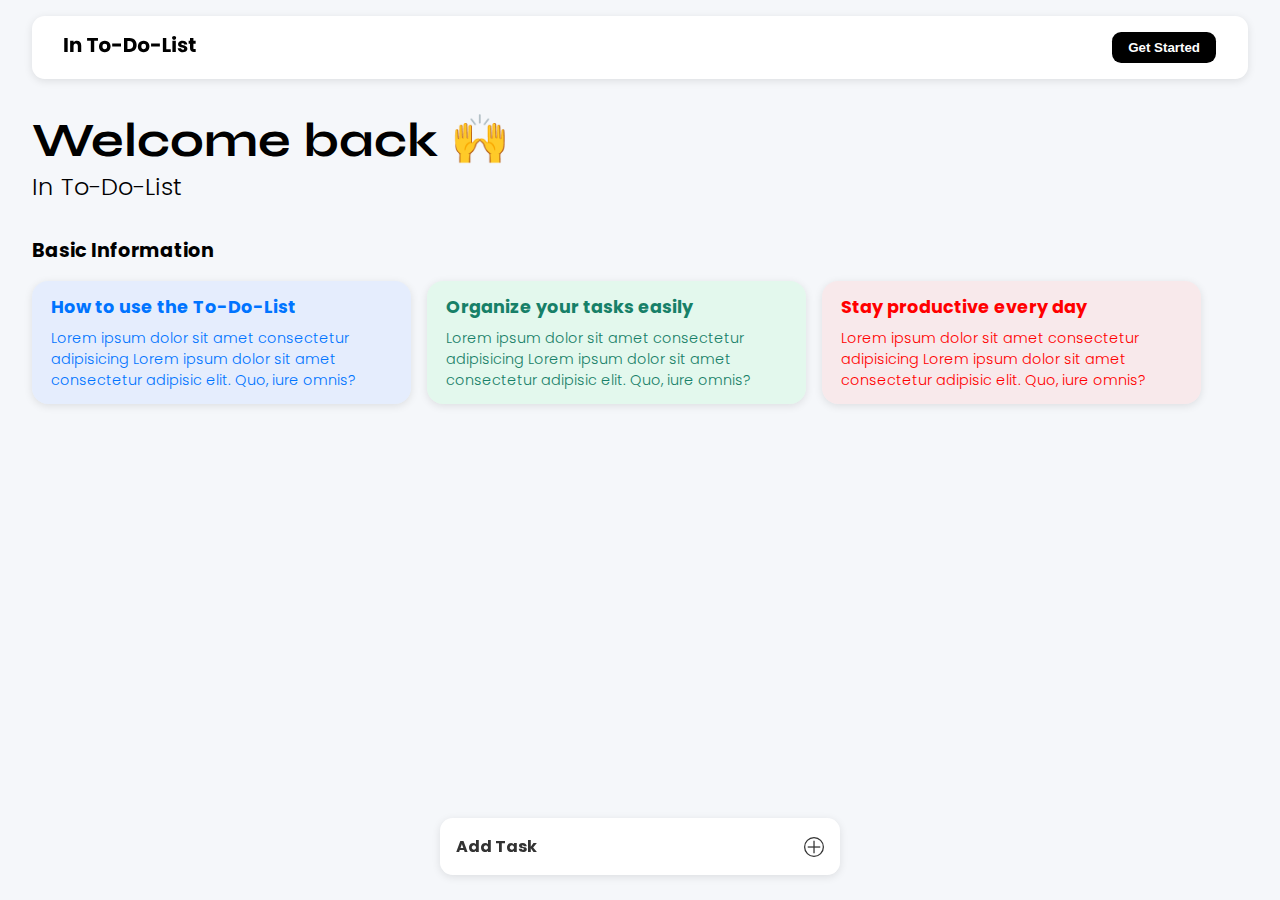
<file: frontend/coding/index.html>
<!DOCTYPE html>
<html lang="en">
<head>
    <meta charset="UTF-8">
    <meta name="viewport" content="width=device-width, initial-scale=1.0">
    <title>To-Do List</title>
    <link rel="stylesheet" href="style.css">
</head>
<body>
    <header>
        <nav class="navbar">
            <div class="logo">
                <img src="../resources/icons/In To-Do-List.svg" alt="To-Do List Logo">
            </div>
            <button class="primary-btn">Get Started</button>
        </nav>
    </header>

    <section class="hero-section">
        <div class="top-hero">
            <h1>Welcome back 🙌</h1>
            <p>In To-Do-List</p>
        </div>
        <div class="bottom-hero">
            <h2>Basic Information</h2>
            <div class="hero-cards">
                <div class="hero-card info-1">
                    <h3>How to use the To-Do-List</h3>
                    <p>Lorem ipsum dolor sit amet consectetur adipisicing Lorem ipsum dolor sit amet consectetur adipisic elit. Quo, iure omnis?</p>
                </div>
                <div class="hero-card info-2">
                    <h3>Organize your tasks easily</h3>
                    <p>Lorem ipsum dolor sit amet consectetur adipisicing Lorem ipsum dolor sit amet consectetur adipisic  elit. Quo, iure omnis?</p>
                </div>
                <div class="hero-card info-3">
                    <h3>Stay productive every day</h3>
                    <p>Lorem ipsum dolor sit amet consectetur adipisicing Lorem ipsum dolor sit amet consectetur adipisic elit. Quo, iure omnis?</p>
                </div>
            </div>
        </div>
    </section>

    <a href="#" class="add-task">
        <h4>Add Task</h4>
        <img src="../resources/icons/add icon.svg" alt="Add Icon">
    </a>

    <div class="create-task-wrapper"></div>

    <div class="task-cards"></div>

    <script src="script.js"></script>
</body>
</html>
</file>
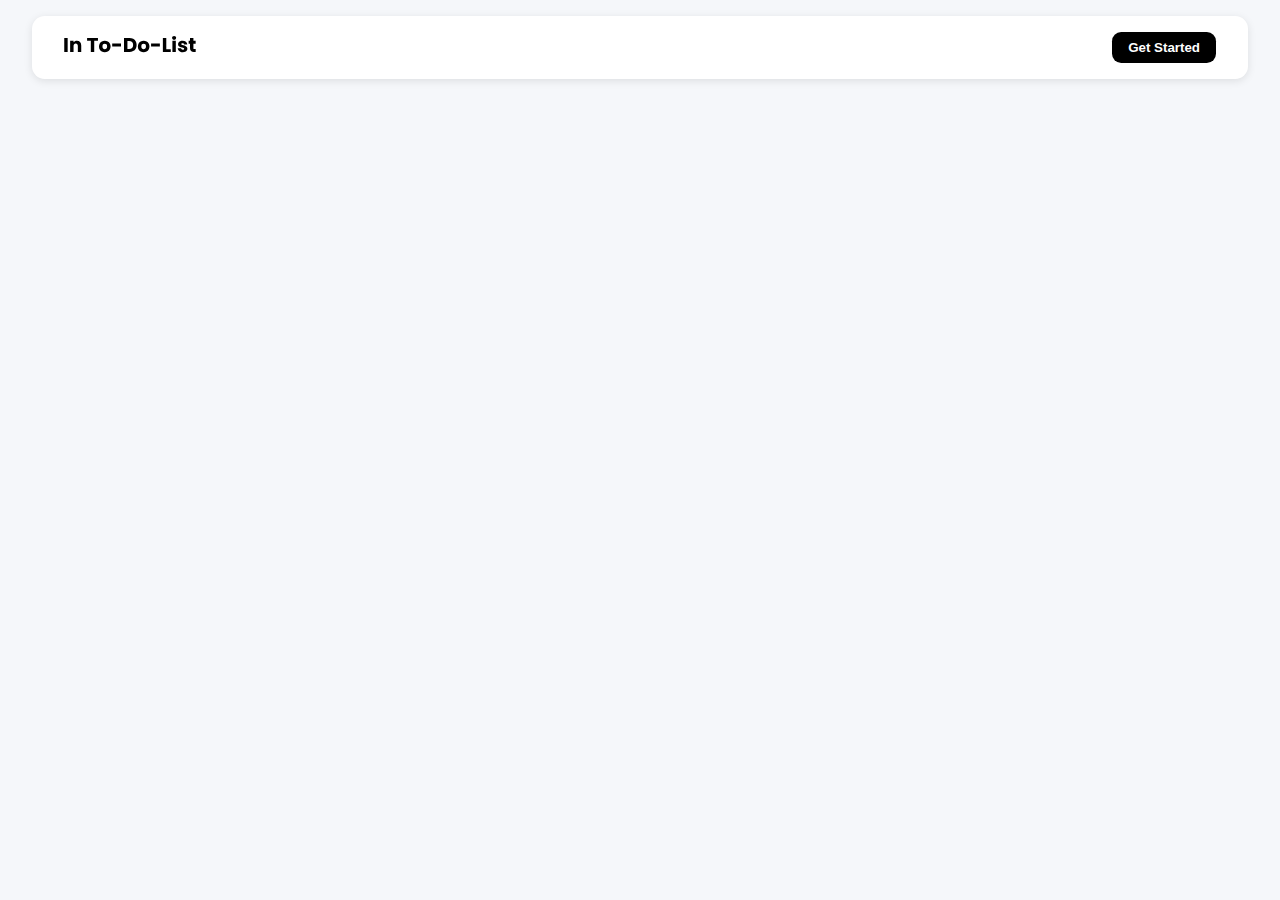
<file: frontend/coding/tasks.html>
<!DOCTYPE html>
<html lang="en">
  <head>
    <meta charset="UTF-8" />
    <meta name="viewport" content="width=device-width, initial-scale=1.0" />
    <link rel="stylesheet" href="style.css" />
    <title>Document</title>
  </head>
  <body>
    <header>
        <nav class="navbar">
            <div class="logo">
                <img src="../resources/icons/In To-Do-List.svg" alt="To-Do List Logo">
            </div>
            <button class="primary-btn">Get Started</button>
        </nav>
    </header>
    <div class="task-cards"></div>

    <script src="script.js"></script>
  </body>
</html>
</file>
<file: frontend/coding/style.css>
@font-face {
  font-family: "Sync";
  src: url(../resources/fonts/Syne/static/Syne-Bold.ttf);
}

@font-face {
  font-family: "Poppins";
  src: url(../resources/fonts/Poppins/Poppins-Light.ttf);
}

@font-face {
  font-family: "Poppins Bold";
  src: url(../resources/fonts/Poppins/Poppins-Bold.ttf);
}

:root {
  --body-bg: #f5f7fa;
  --allCards-bg: #ffffff;
  --txt-white: #ffffff;
  --txt-clr: #333333;
  --info-1: #d6e4ff;
  --info-2: #d1fadf;
  --info-3: #fecaca;
  --primary-btn-bg: #000000;
  --popup-bdr: #00000063;
  --bdr-rds: 0.8rem;
}

* {
  margin: 0;
  padding: 0;
  box-sizing: border-box;
}

body {
  background-color: var(--body-bg);
  font-family: "Poppins", sans-serif;
  position: relative;
}

/* Navbar */

header {
  width: 100%;
  padding: 1rem 2rem;
}
.navbar {
  display: flex;
  align-items: center;
  justify-content: space-between;
  padding: 1rem 2rem;
  background-color: var(--allCards-bg);
  box-shadow: 0 2px 8px rgba(0, 0, 0, 0.1);
  border-radius: var(--bdr-rds);
}

.primary-btn {
  background-color: var(--primary-btn-bg);
  color: var(--txt-white);
  padding: 0.5rem 1rem;
  border: none;
  border-radius: calc(var(--bdr-rds) / 1.4);
  cursor: pointer;
  font-weight: bold;
}

/* Hero Section */
.hero-section {
  padding: 1rem 2rem;
  display: flex;
  flex-direction: column;
  gap: 2rem;
}

.top-hero h1 {
  font-size: 3rem;
  font-family: "Sync";
}

.top-hero p {
  font-size: 1.5rem;
  font-family: "Poppins";
}

.bottom-hero {
  display: flex;
  flex-direction: column;
  gap: 1rem;
}

.bottom-hero h2 {
  font-size: 1.2rem;
  font-family: "Poppins Bold";
}

.hero-cards {
  display: flex;
  flex-wrap: wrap;
  gap: 1rem;
}

.hero-card {
  display: flex;
  flex-direction: column;
  gap: 0.5rem;
  width: 23.6875rem;
  padding: 0.8rem 1.2rem;
  border-radius: 1rem;
  box-shadow: 0 2px 8px rgba(0, 0, 0, 0.1);
}

.info-1 {
  background: rgba(214, 228, 255, 0.5);
  color: #0074ff;
}

.info-2 {
  background: rgba(209, 250, 223, 0.5);
  color: #178068;
}

.info-3 {
  background: rgba(254, 202, 202, 0.3);
  color: #f00;
}

.hero-card h3 {
  font-family: "Poppins Bold";
  font-size: 1.1rem;
}

.hero-card p {
  font-family: "Poppins";
  font-size: 0.9rem;
}

/* Add Task */
.add-task {
  display: flex;
  align-items: center;
  justify-content: space-between;
  padding: 1rem;
  width: 25rem;
  box-shadow: 0 2px 8px rgba(0, 0, 0, 0.1);
  background-color: white;
  border-radius: var(--bdr-rds);
  position: fixed;
  bottom: 1%;
  left: 50%;
  transform: translate(-50%, 0%);
  text-decoration: none;
  color: var(--txt-clr);
  font-family: "Poppins Bold";
  cursor: pointer;
  margin-bottom: 1rem;
}

.add-task:hover {
  box-shadow: 0 4px 12px rgba(0, 0, 0, 0.2);
  transform: translate(-50%, -10%);
}

/* create task */

.create-task {
  background-color: var(--allCards-bg);
  width: 25rem;
  margin: 5rem auto;
  padding: 1rem;
  border-radius: 1rem;
  box-shadow: 0 2px 12px rgba(0, 0, 0, 0.1);
  display: none; /* initially hidden */
  flex-direction: column;
  gap: 1rem;
}

.create-task h3 {
  font-family: "Poppins Bold";
  font-size: 1.2rem;
  color: var(--txt-clr);
}

.create-task input {
  padding: 0.8rem 1rem;
  border: none;
  border-radius: 0.8rem;
  background-color: #f4f6f9;
  font-family: "Poppins";
  outline: none;
}

.create-task .primary-btn {
  width: 6rem;
  align-self: flex-end;
}

.task-cards {
  position: relative;
    display: none;
    align-items: center;
    justify-content: center;
    flex-wrap: wrap;
    gap: 1rem;
    margin: 2rem;
}

.task-card {
  position: relative;
  width: 24rem;
  background-color: white;
  border-radius: var(--bdr-rds);
  padding: 1rem;
  display: flex;
  box-shadow: 0 2px 8px rgba(0, 0, 0, 0.1);
}

.dropdown-menu {
  position: absolute;
  top: 3.5rem;  
  right: 2.5rem;
  background-color: var(--allCards-bg);
  border-radius: var(--bdr-rds);
  box-shadow: 0 2px 8px rgba(0, 0, 0, 0.10);
  display: none;
  z-index: 999;
}

.menu-item {
  display: flex;
  align-items: center;
  justify-content: space-between;
  padding: .5rem 1rem;
  cursor: pointer;
  transition: background-color 0.2s ease;
  gap: 3rem;
}

.menu-item:nth-child(1) {
  border-bottom: 2px solid #d7d7d7;
}

.menu-item:hover {
  background-color: #f4f6f9;
}

.menu-text {
  font-family: "Poppins";
  font-size: 0.9rem;
  color: var(--txt-clr);
}

.icon {
  display: flex;
  align-items: center;
}

.icon img {
  width: 1.2rem;
  height: 1.2rem;
}

.card-content {
  display: flex;
  align-items: flex-start;
}

.card-text {
  margin-left: 10px;
}

.card-text h5 {
  font-size: 0.875rem;
  display: block;
  font-weight: 700;
  margin-bottom: 6px;
}

.card-description {
  font-family: "poppins";
  color: #333;
  font-size: 0.75rem;
  width: 90%;
}

.menu-icon {
  position: absolute;
  right: 1rem;
  top: 50%;
  transform: translateY(-50%);
  cursor: pointer;
}

/* Mobile Responsive */
@media (max-width: 768px) {
  .navbar {
    gap: 1rem;
    padding: 1rem 1rem;
  }

  header {
    padding: 1.2rem 0.8rem;
  }

  .hero-section {
    padding: 1rem;
    gap: 1.5rem;
    margin-top: 1rem;
  }

  .top-hero h1 {
    font-size: 2rem;
  }

  .top-hero p {
    font-size: 1rem;
  }

  .bottom-hero h2 {
    font-size: 1.2rem;
  }

  .hero-cards {
    width: 100%;
    flex-direction: column;
    gap: 1rem;
  }

  .hero-card {
    width: 100%;
    padding: 1rem;
    gap: 0.5rem;
  }

  .add-task {
    width: 90%;
    left: 50%;
    bottom: 0rem;
    transform: translateX(-50%);
    padding: 0.8rem 1rem;
  }

  .add-task:hover {
    transform: translate(-50%, 50%);
  }

  .create-task {
    width: 100%;
    margin: 8rem auto;
    padding: 1.4rem 1rem;
    gap: 1rem;
  }

  .create-task h3 {
    font-size: 1rem;
  }

  .create-task input {
    padding: 0.7rem 1rem;
    font-size: 0.9rem;
  }

  .create-task .primary-btn {
    width: 100%;
    padding: 0.8rem;
    font-size: 1rem;
  }

  .create-task-wrapper {
    padding: 1.2rem 0.8rem;
  }

  .task-cards {
    margin: 1rem;
  }
}
</file>
